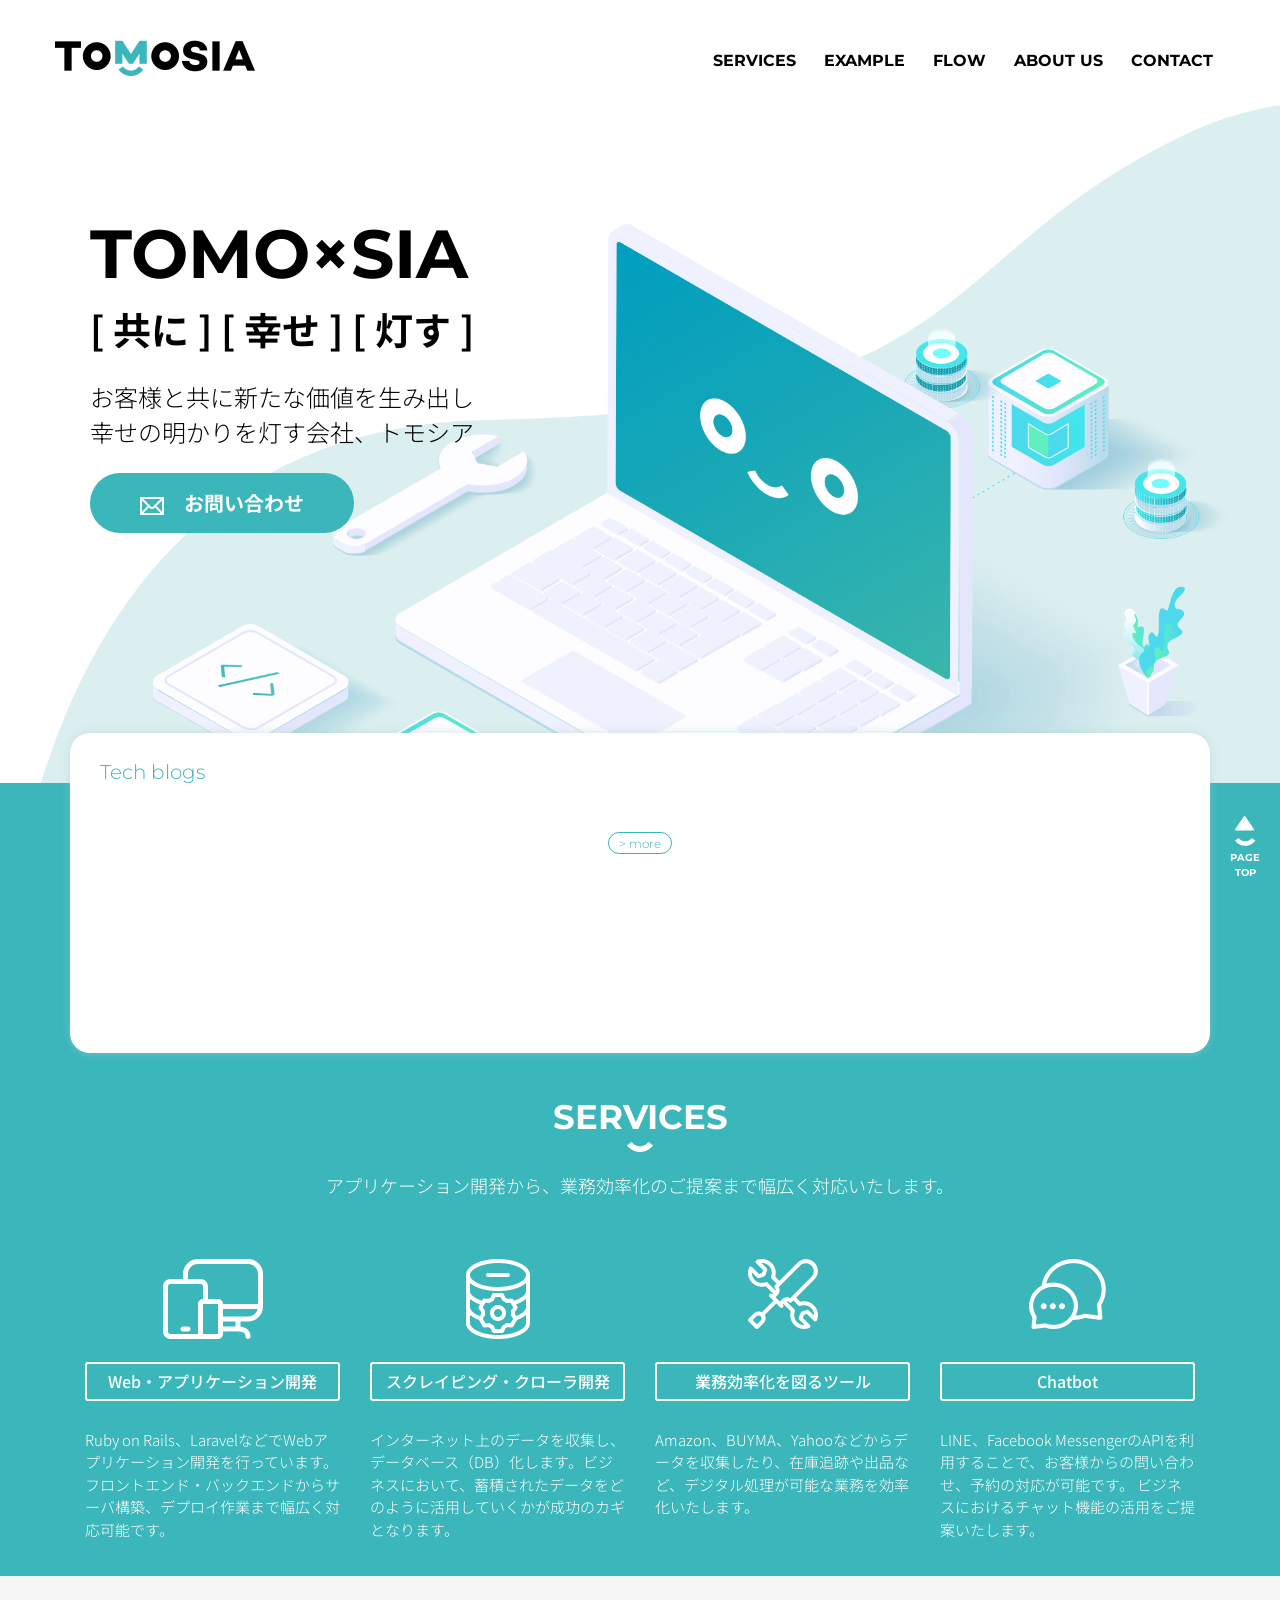
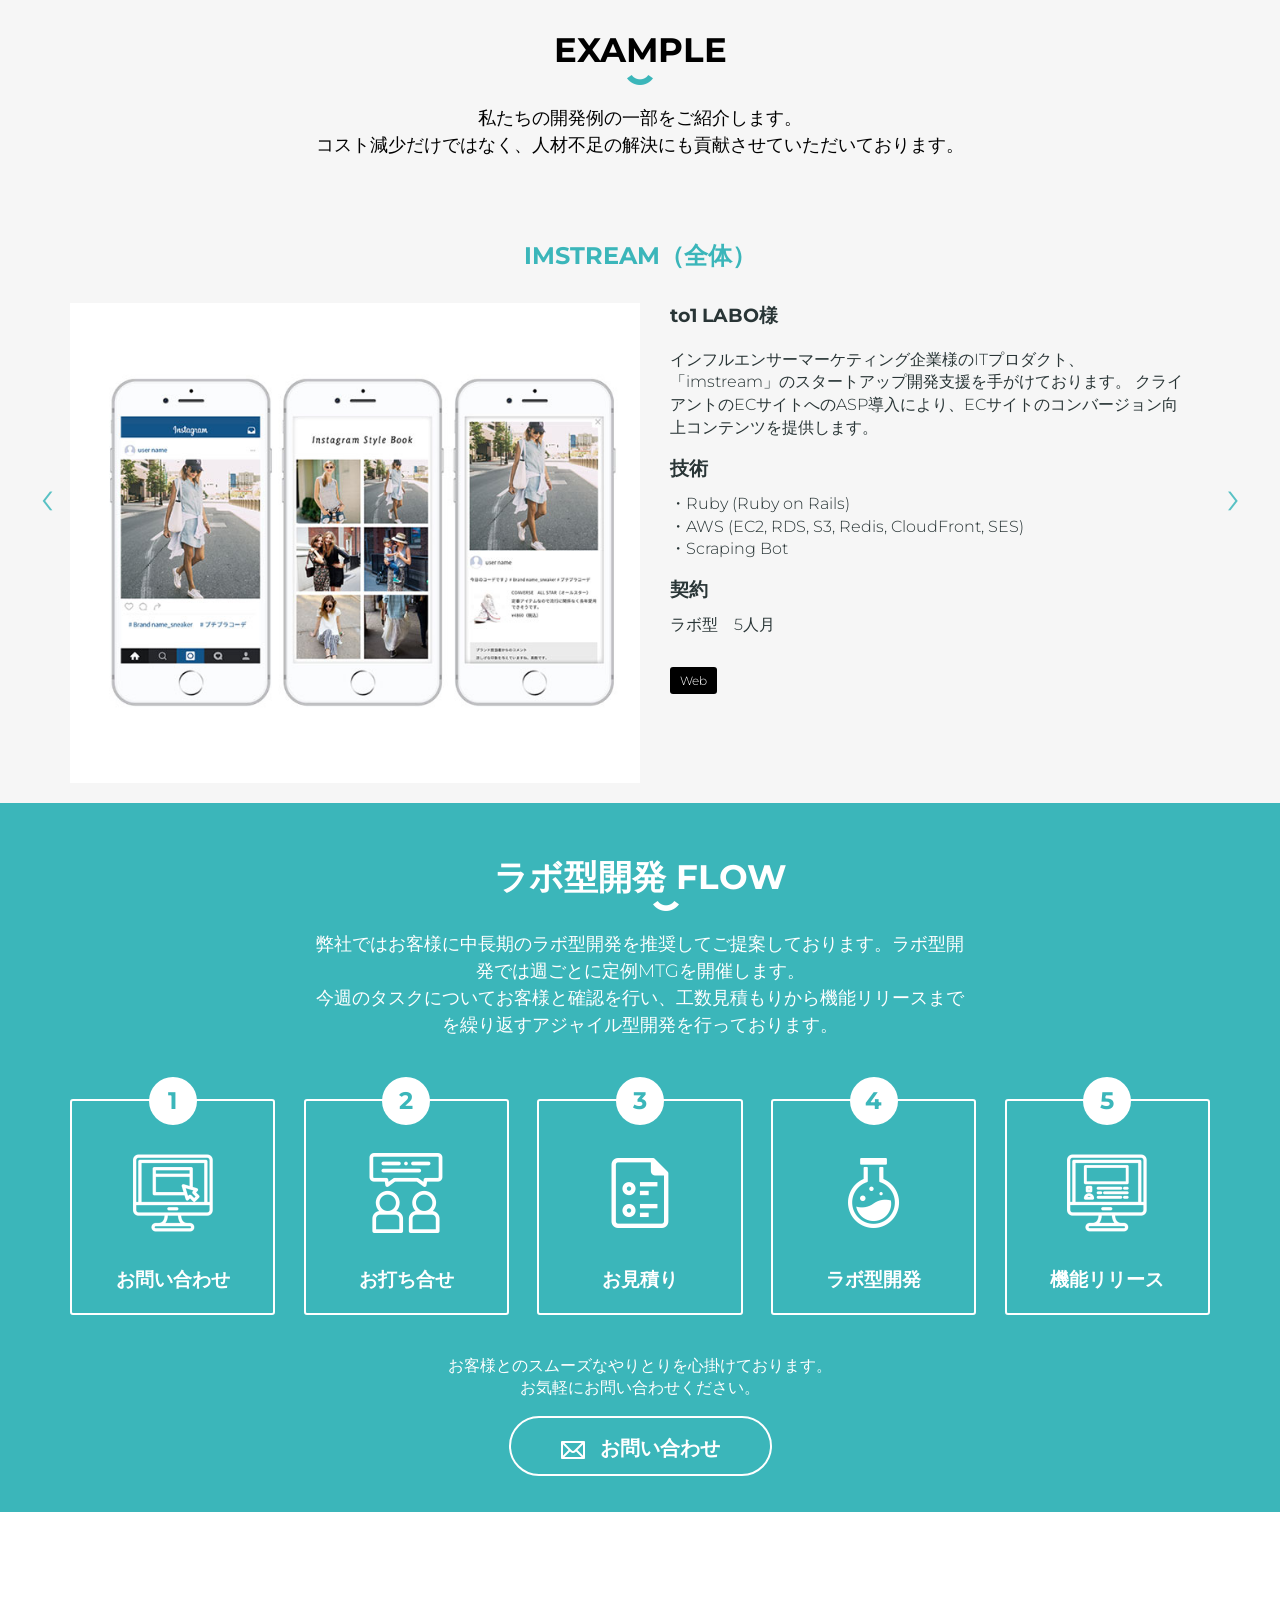
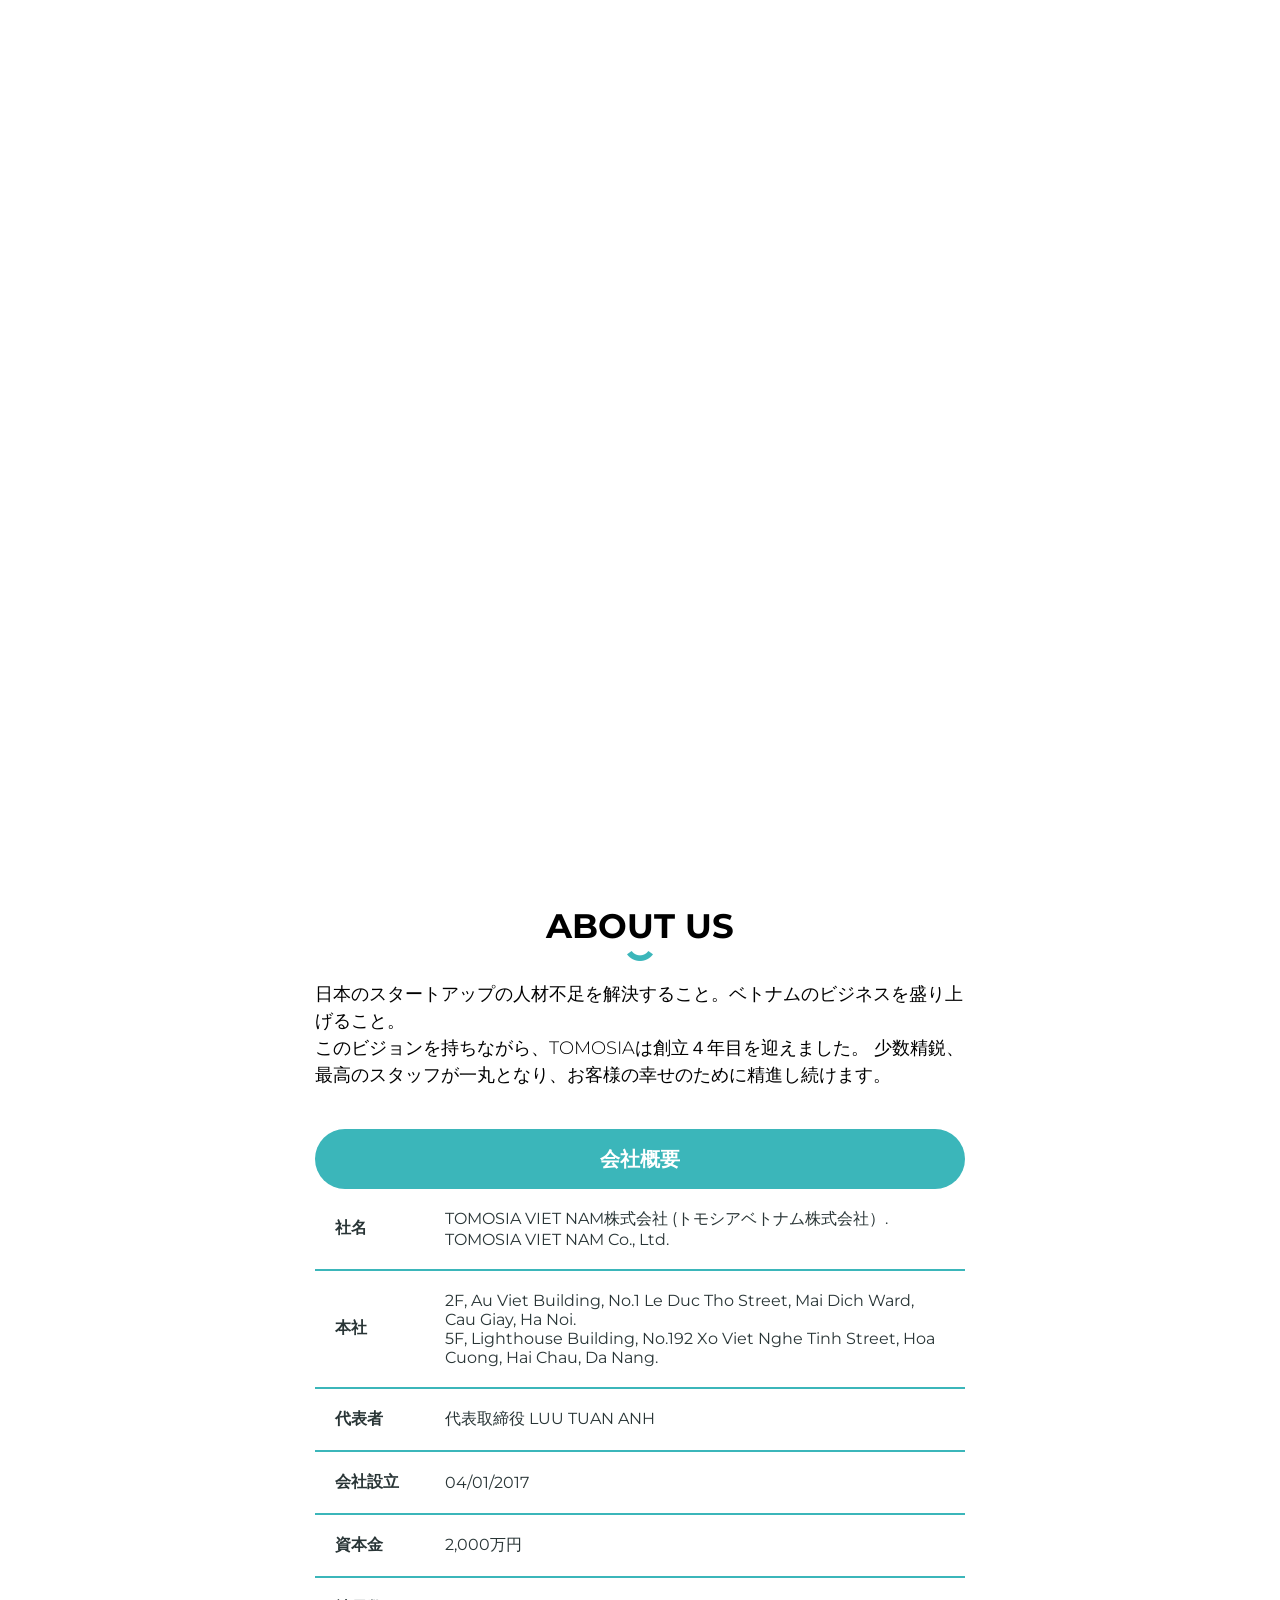
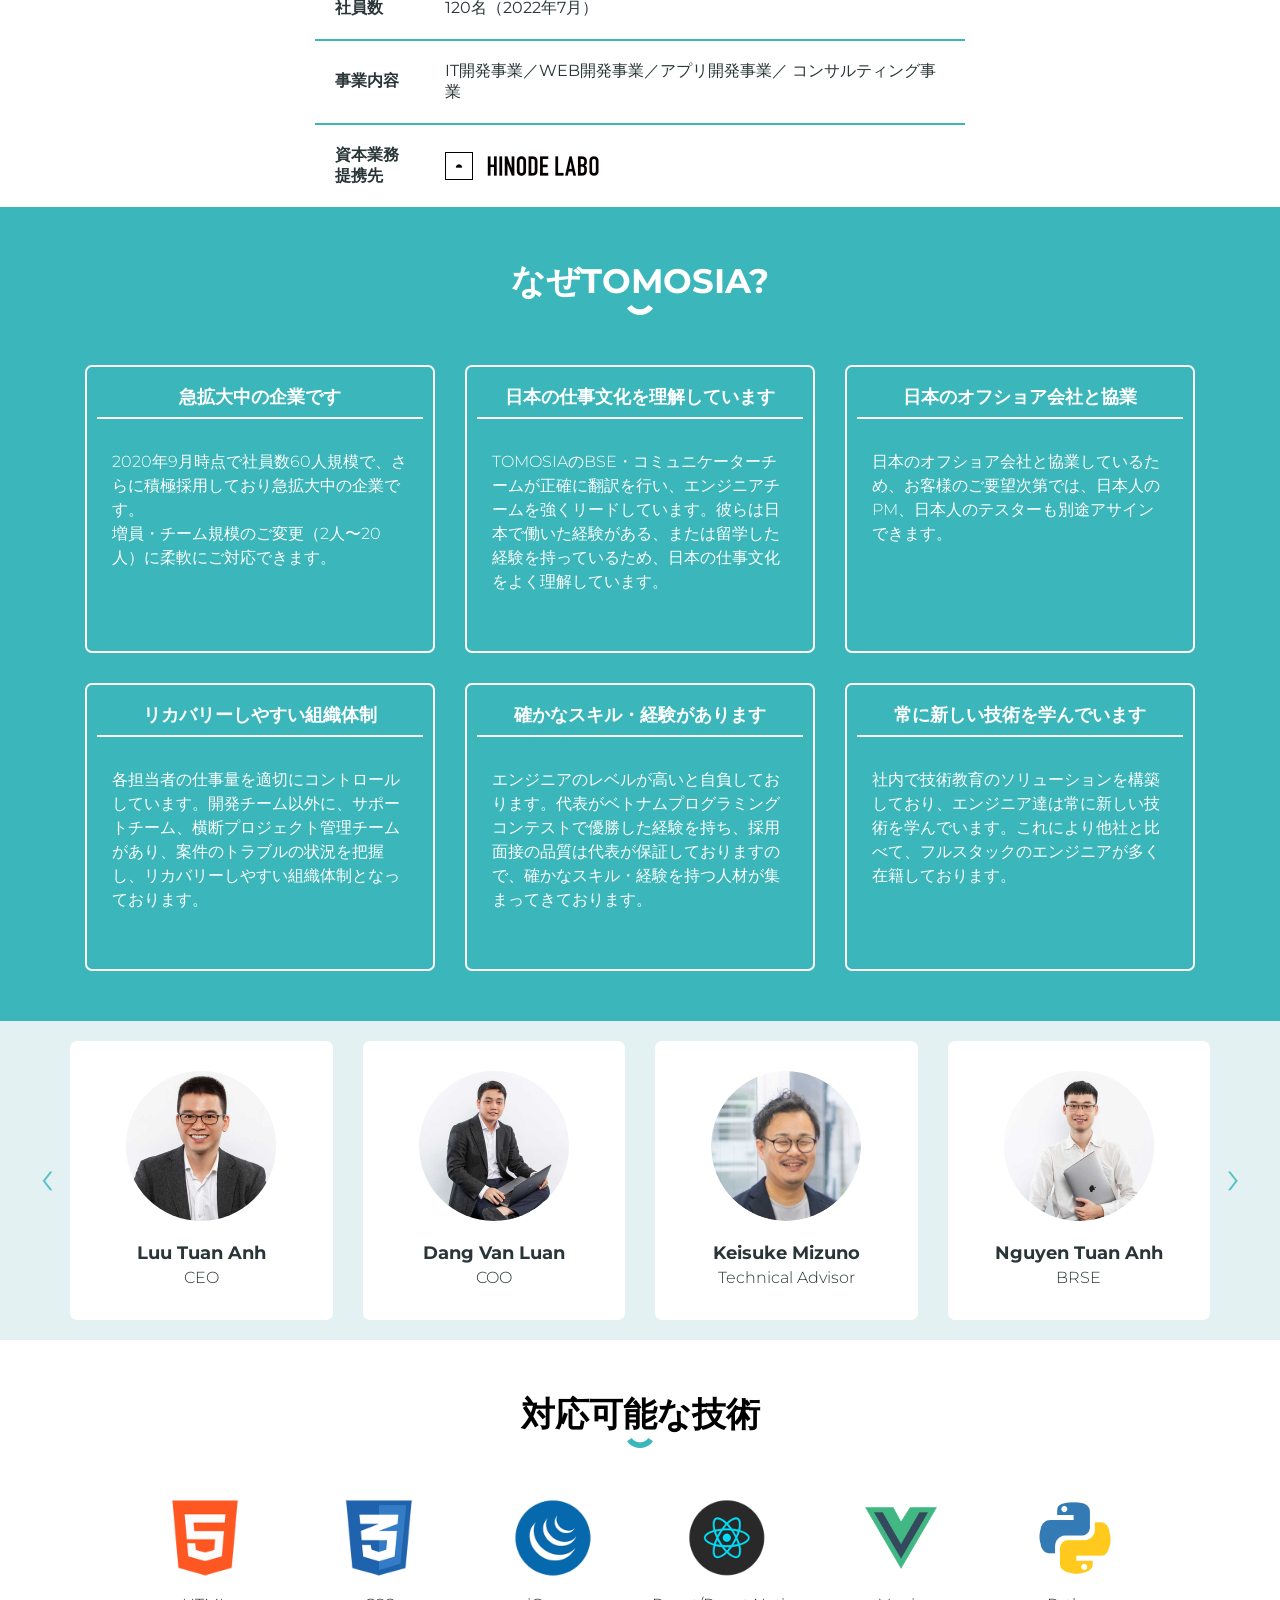
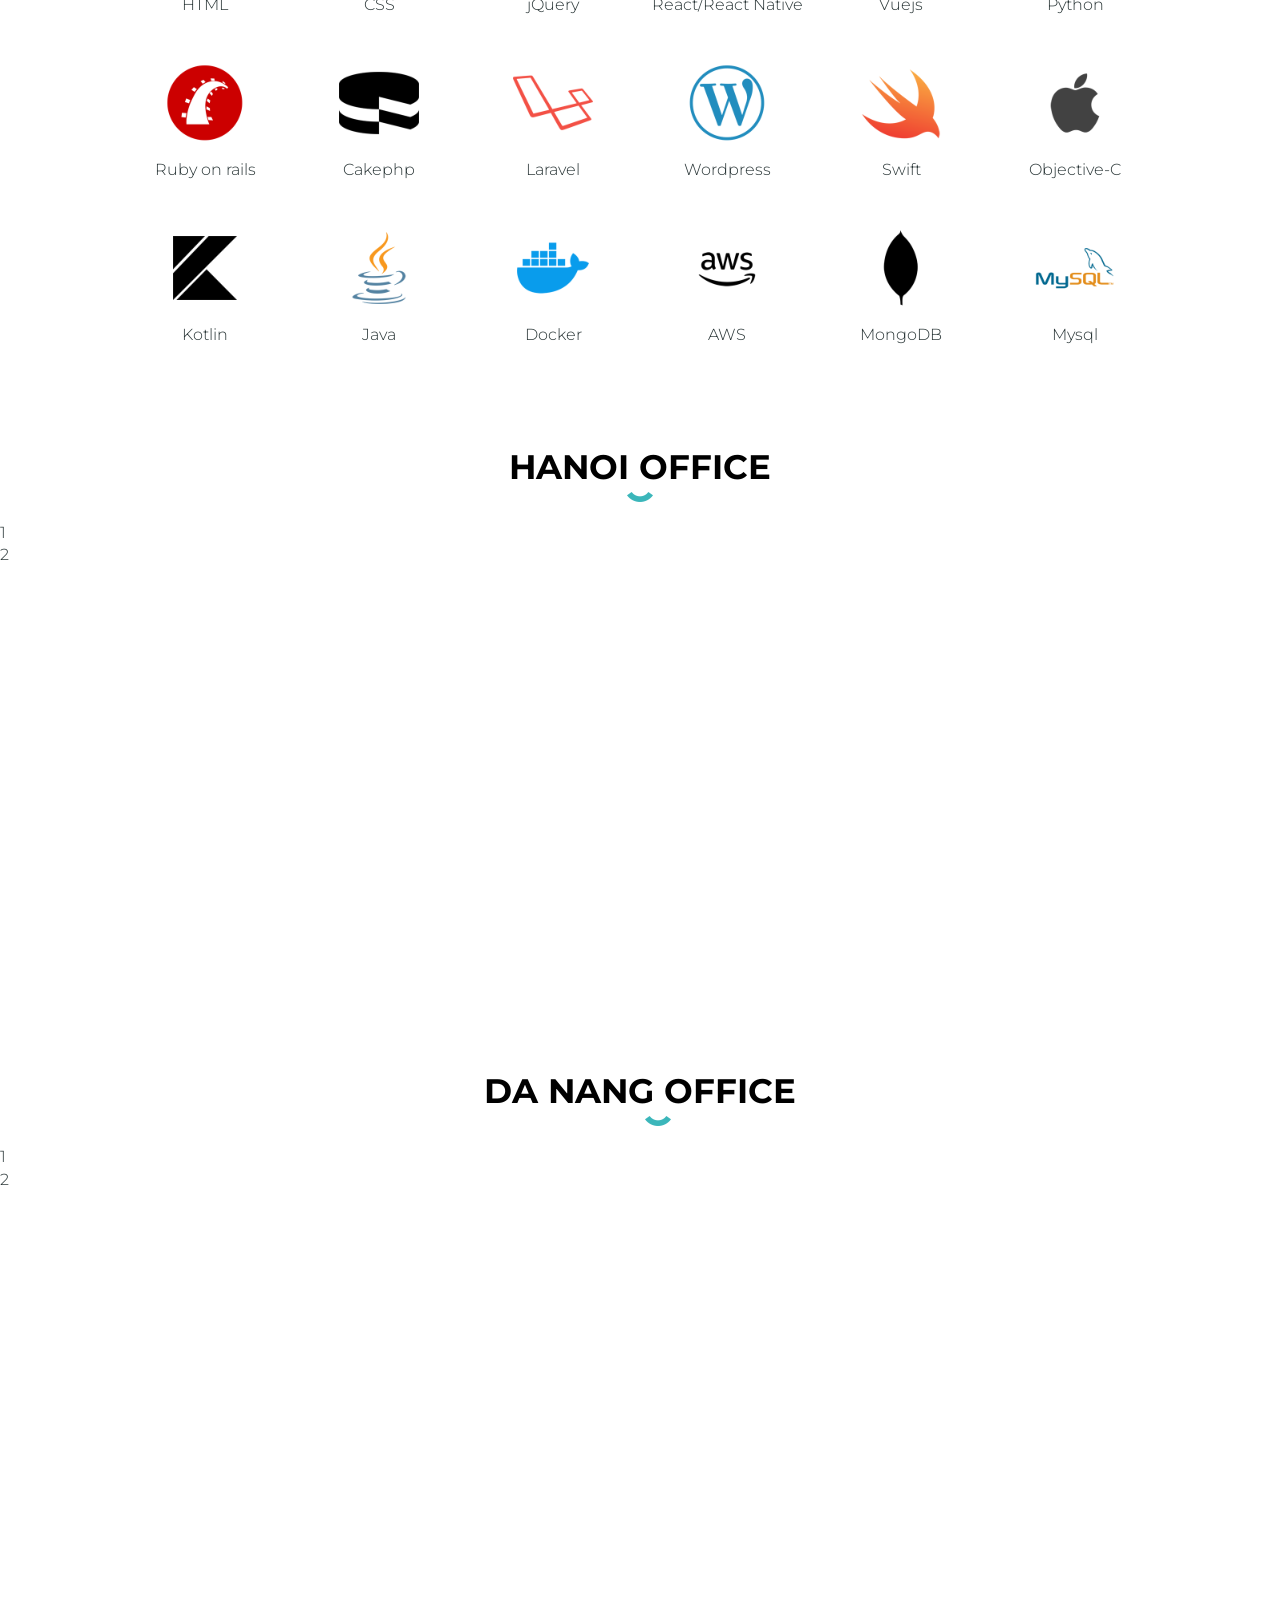
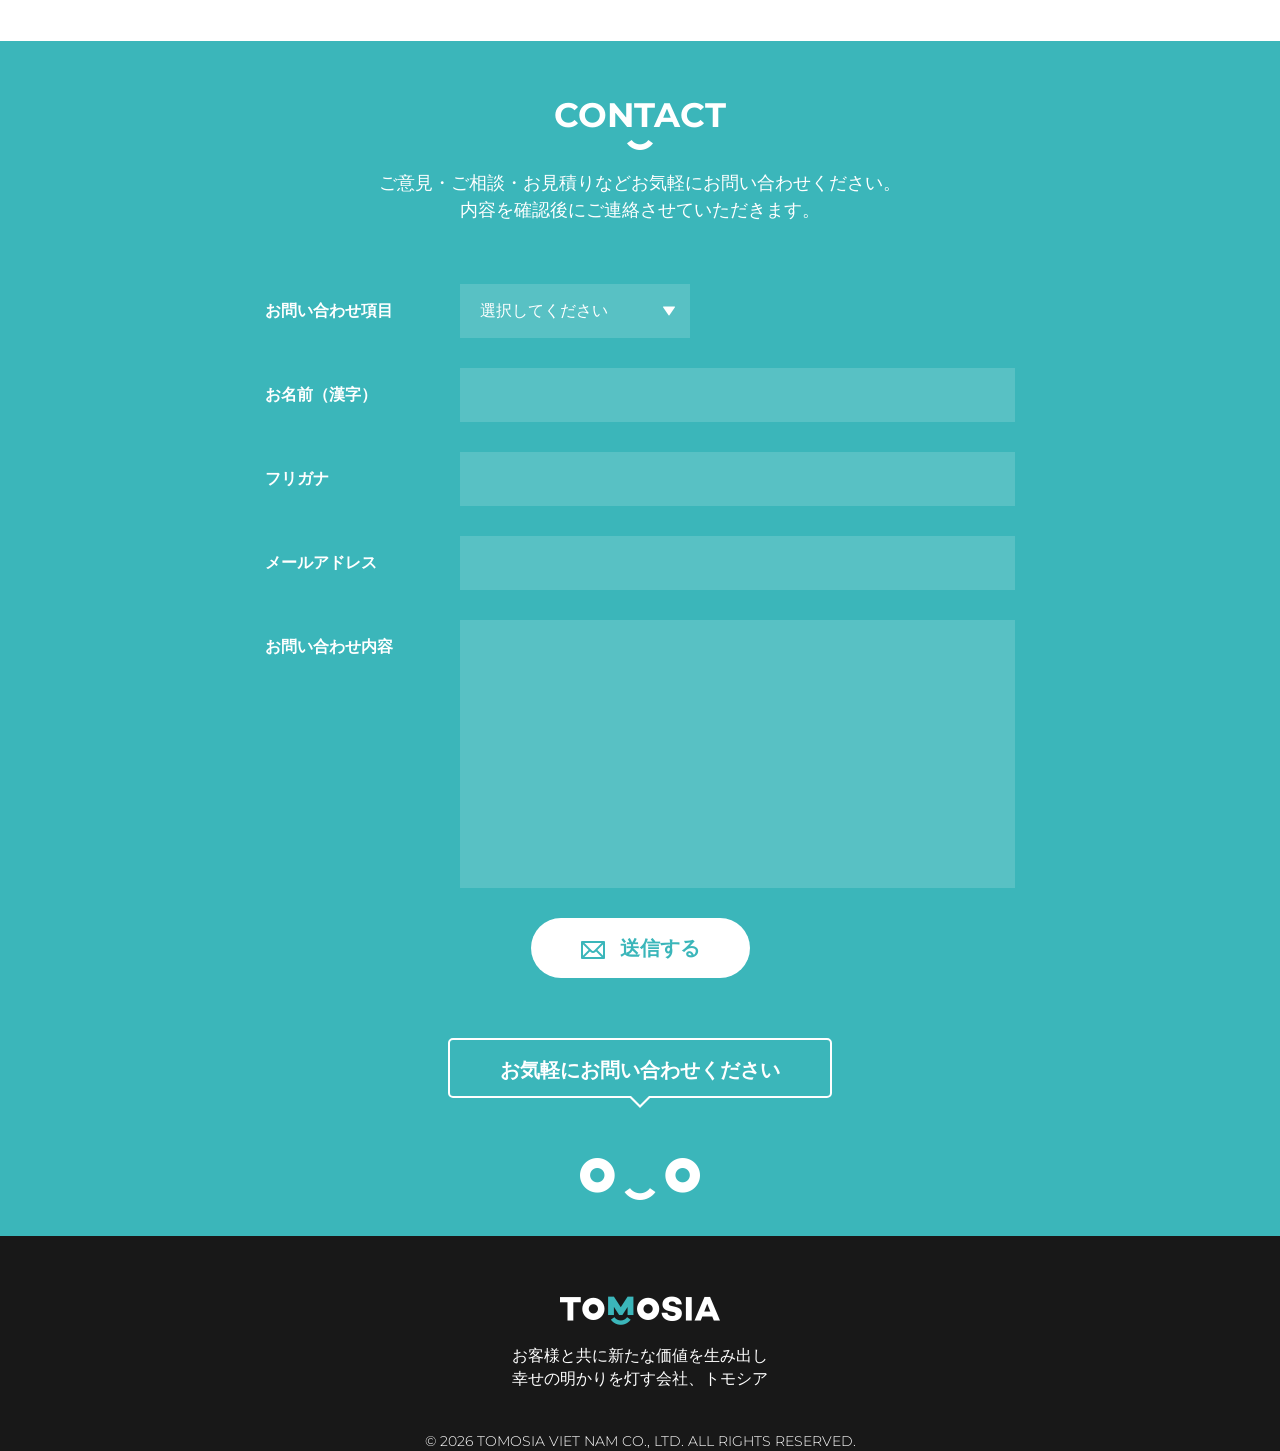
<file: index.html>
<html class="no-js" lang="">

<head>
  <meta charset="utf-8">
  <title>TOMOSIA VIET NAM Co., Ltd.</title>
  <meta name="description" content="">
  <meta name="viewport" content="width=device-width, initial-scale=1, maximum-scale=1.0, user-scalable=no">

  <meta property="og:title" content="">
  <meta property="og:type" content="">
  <meta property="og:url" content="">
  <meta property="og:image" content="">

  <link rel="manifest" href="site.webmanifest">
  <link rel="apple-touch-icon" href="icon.png">
  <!-- Place favicon.ico in the root directory -->

  <link href="https://fonts.googleapis.com/css2?family=Montserrat:wght@200;300;500;700&family=Noto+Sans+JP:wght@300;500;700&display=swap"
        rel="stylesheet">

  <!-- Libraries -->
  <link rel="stylesheet" href="libraries/normalize.css">
  <link rel="stylesheet" href="libraries/bootstrap.min.css">
  <link rel="stylesheet" href="libraries/owl/owl.carousel.min.css">
  <link rel="stylesheet" href="libraries/owl/owl.theme.default.min.css">
  <!-- <link rel="stylesheet" href="libraries/jmodal/jquery.modal.min.css" /> -->

  <link rel="stylesheet" href="css/main.css">
  <link rel="stylesheet" href="css/responsive.css">

  <meta name="theme-color" content="#fafafa">
</head>

<script>
  var submitted = false;
</script>

<body>

<div class="page-container" id="top">
  <!--  Page header  -->
  <header class="page-header outline-none">
    <div class="container">
      <a href="" class="logo">
        <img src="img/logo/company-logo-dark@2x.png" alt="">
      </a>

      <div id="sp-menu-button"></div>

      <ul class="page-menus">
        <li><a href="javascript:void(0)" data-scroll-to="#services">Services</a></li>
        <li><a href="javascript:void(0)" data-scroll-to="#example">Example</a></li>
        <li><a href="javascript:void(0)" data-scroll-to="#flow">Flow</a></li>
        <li><a href="javascript:void(0)" data-scroll-to="#about">About Us</a></li>
        <li><a href="javascript:void(0)" data-scroll-to="#contact">Contact</a></li>
      </ul>
    </div>
  </header>
  <!--  Page top  -->
  <div class="page-top">
    <div class="container">
      <div class="text">
        <p>TOMO×SIA</p>
        <p> [ 共に ] [ 幸せ ] [ 灯す ]</p>
        <p>
          お客様と共に新たな価値を生み出し <br>
          幸せの明かりを灯す会社、トモシア
        </p>
        <a href="#contact" class="button green rounded">
          <span class="icon mail"></span> お問い合わせ
        </a>
      </div>
    </div>
  </div>

  <div class="section no-height">
    <div class="container">
      <div class="section-content">
        <div class="row">
          <div class="col-md-6">
            <div class="news">
              <div class="blogs" id="blogs-1">
                <h2>Tech blogs</h2>
                <ul></ul>
              </div>
            </div>
          </div>
          <div class="col-md-6">
            <div class="blogs" id="blogs-2" >
              <h2>&nbsp;</h2>
              <ul></ul>
            </div>
          </div>
        </div>
        <p class="mt-2 text-center">
          <a href="https://blog.tomosia.com"
             target="_blank"
             class="button x-small green-border rounded">> more</a>
        </p>
      </div>
    </div>
  </div>

  <!-- SECTION SERVICES -->
  <div class="section green services outline-none">
    <div id="services"></div>
    <h2 class="section-title">SERVICES</h2>
    <p class="section-sub-title">アプリケーション開発から、業務効率化のご提案まで幅広く対応いたします。</p>
    <div class="section-content mt-6">
      <div class="container services-list">
        <div class="col-md-3 service-item">
          <div class="image mb-1">
            <img src="img/services/devices@2x.png" alt="">
          </div>
          <h2 class="title">Web・アプリケーション開発</h2>
          <p>
            Ruby on Rails、LaravelなどでWebアプリケーション開発を行っています。フロントエンド・バックエンドからサーバ構築、デプロイ作業まで幅広く対応可能です。
          </p>
        </div>
        <div class="col-md-3 service-item">
          <div class="image mb-1">
            <img src="img/services/server@2x.png" alt="">
          </div>
          <h2 class="title">スクレイピング・クローラ開発</h2>
          <p>
            インターネット上のデータを収集し、データベース（DB）化します。ビジネスにおいて、蓄積されたデータをどのように活用していくかが成功のカギとなります。
          </p>
        </div>
        <div class="col-md-3 service-item">
          <div class="image mb-1">
            <img src="img/services/tools@2x.png" alt="">
          </div>
          <h2 class="title">業務効率化を図るツール</h2>
          <p>
            Amazon、BUYMA、Yahooなどからデータを収集したり、在庫追跡や出品など、デジタル処理が可能な業務を効率化いたします。
          </p>
        </div>
        <div class="col-md-3 service-item">
          <div class="image mb-1">
            <img src="img/services/chat@2x.png" alt="">
          </div>
          <h2 class="title">Chatbot</h2>
          <p>
            LINE、Facebook MessengerのAPIを利用することで、お客様からの問い合わせ、予約の対応が可能です。
            ビジネスにおけるチャット機能の活用をご提案いたします。
          </p>
        </div>
      </div>
    </div>
  </div>

  <!-- SECTION EXAMPLE -->
  <div id="example" class="section light example outline-none" style="background-color: #f6f6f6;">
    <h2 class="section-title">EXAMPLE</h2>
    <p class="section-sub-title">
      私たちの開発例の一部をご紹介します。<br>
      コスト減少だけではなく、人材不足の解決にも貢献させていただいております。
    </p>
    <div class="mb-6"></div>
    <div class="section-content">
      <div class="container">
        <div class="samples-list owl-carousel">
          <div class="item clearfix">
            <h2 class="title">Imstream（全体）</h2>
            <div class="sample-image">
              <img src="./img/samples/imstream.jpg">
            </div>
            <div class="sample-description">
              <h3>to1 LABO様</h3>
              <p>
                インフルエンサーマーケティング企業様のITプロダクト、「imstream」のスタートアップ開発支援を手がけております。
                クライアントのECサイトへのASP導入により、ECサイトのコンバージョン向上コンテンツを提供します。
              </p>

              <h3 class="mb-1">技術</h3>
              <p class="mt-0">
                ・Ruby (Ruby on Rails) <br>
                ・AWS (EC2, RDS, S3, Redis, CloudFront, SES) <br>
                ・Scraping Bot
              </p>

              <h3 class="mb-1">契約</h3>
              <p class="mt-0">ラボ型　5人月</p>

              <div class="links">
                <a target="_blank" href="https://imstream.jp/">Web</a>
              </div>
            </div>
          </div>
          <div class="item clearfix">
            <h2 class="title">Luna Labo</h2>
            <div class="sample-image">
              <img src="./img/samples/luna.jpg">
            </div>
            <div class="sample-description">
              <h3>to1 labo様</h3>
              <p>
                「Lunapp」は全国の美容室・面貸しサロン・シェアサロン・レンタルサロンで、24時間いつでも専予約が可能なアプリです！ <br>
                ・面倒な履歴書提出を一括管理！ <br>
                ・たくさんの美容室に簡単送信
              </p>

              <h3 class="mb-1">技術</h3>
              <p class="mt-0">
                ・Ruby (Ruby on Rails) <br>
                ・AWS (EC2, RDS, S3, Redis) <br>
                ・ビデオチャット
              </p>

              <h3 class="mb-1">契約</h3>
              <p class="mt-0">ラボ型　3人月</p>

              <div class="links">
                <a target="_blank" href="https://imstream.jp/">Web</a>
              </div>
            </div>
          </div>
          <div class="item clearfix">
            <h2 class="title">WEALTHCARE（全体）</h2>
            <div class="sample-image">
              <img src="./img/samples/wealthcare.jpg">
            </div>
            <div class="sample-description">
              <h3>Sasuke Financial Lab株式会社様</h3>
              <p>
                ウェルスケアは、家計の不安や課題を幅広い知識をもとに解決・アドバイスする「ファイナンシャル・プランナー」のノウハウを忠実に再現したアプリです。
              </p>

              <h3 class="mb-1">技術</h3>
              <p class="mt-0">
                ・Ruby on Rails <br>
                ・React Native <br>
                ・Fintech <br>
                ・InsurTech
              </p>

              <h3 class="mb-1">契約</h3>
              <p class="mt-0">ラボ型　6人月</p>

              <div class="links">
                <a target="_blank" href="https://imstream.jp/">Web</a>
                <a target="_blank" href="https://itunes.apple.com/jp/app/%E8%B2%AF%E3%81%BE%E3%82%8B-%E5%AE%B6%E8%A8%88%E6%94%B9%E5%96%84-%E3%82%B3%E3%83%B3%E3%82%B5%E3%83%AB%E3%82%A2%E3%83%97%E3%83%AA-%E3%82%A6%E3%82%A7%E3%83%AB%E3%82%B9%E3%82%B1%E3%82%A2/id1266222932?mt=8">App store</a>
                <a target="_blank" href="https://play.google.com/store/apps/details?id=jp.wealthcare.storeapp&hl=ja">Google play</a>
              </div>
            </div>
          </div>
          <div class="item clearfix">
            <h2 class="title">QLEAR（全体）</h2>
            <div class="sample-image">
              <img src="./img/samples/qlear.png">
            </div>
            <div class="sample-description">
              <h3>Miliad 株式会社様</h3>
              <p>
                独自のQRコードジェネレーター × キャン
                ペーンサイト作成ツールの開発を手がけて
                おります。 企業様がバラエティに富んだキャ
                ンペーン施策を「手軽に」「安く」実施すること
                ができ、独自のQRコードの見た目は、キャン
                ペーン施策そのものを強力に惹きつけます。
              </p>
              
              <h3 class="mb-1">技術</h3>
              <p class="mt-0">
                ・Ruby (Ruby on Rails), Vuejs <br>
                ・QRコード生成アルゴリズム <br>
                ・サーバーレスアーキテクチャ
              </p>

              <h3 class="mb-1">契約</h3>
              <p class="mt-0">ラボ型 4人月</p>

              <div class="links">
                <a target="_blank" href="http://qlear.cloud/">Web</a>
              </div>
            </div>
          </div>
          <div class="item clearfix">
            <h2 class="title">MONET（Webとサーバ）</h2>
            <div class="sample-image">
              <img src="./img/samples/monet.jpg">
            </div>
            <div class="sample-description">
              <h3>MONET Technologies様</h3>
              <p>ソフトバンク株式会社とトヨタ自動車株式会社</p>
              <p>
                MONETでは、トヨタが構築したコネクティッドカーの情報基盤である「モビリティサービスプラットフォーム（MSPF）」と、スマートフォンやセンサデバイスなどからデータを収集・分析するソフトバンクの「IoTプラットフォーム」を連携させる。
              </p>

              <h3 class="mb-1">技術</h3>
              <p class="mt-0">Ruby on Rails</p>

              <h3 class="mb-1">契約</h3>
              <p class="mt-0">ラボ型　4人月</p>

              <div class="links">
                <a target="_blank" href="https://www.monet-technologies.com/">Web</a>
              </div>
            </div>
          </div>
          <div class="item clearfix">
            <h2 class="title">Gulliver フリマ（全体）</h2>
            <div class="sample-image">
              <img src="./img/samples/gulliver.png">
            </div>
            <div class="sample-description">
              <h3>IDOM inc様</h3>
              <p>
                今まで個人売買では多くの方が不安に感じた名義変更やお金のやりとり、車両運送などをガリバーが代行します。 <br>
                また、出品者、購入者ともに匿名で簡単にお車のお取引が出来ます。
              </p>

              <h3 class="mb-1">技術</h3>
              <p class="mt-0">
                ・PHP (Laravel Framework), Python (Image detect), iOS (Objective C), Android (Java) <br>
                ・AWS (EC2, RDS, S3, Redis, CloudFront, SES) <br>
                ・CI/CD : Jenkins CI
              </p>

              <h3 class="mb-1">契約</h3>
              <p class="mt-0">ラボ型　10人月</p>

              <div class="links">
                <a target="_blank" href="https://gulliver-auto.com/">Web</a>
                <a target="_blank" href="https://apps.apple.com/app/id1449949753?mt=8">App store</a>
              </div>
            </div>
          </div>
          <div class="item clearfix">
            <h2 class="title">Coincome <br>（WebとMedia）</h2>
            <div class="sample-image">
              <img src="./img/samples/coincome.png">
            </div>
            <div class="sample-description">
              <h3>Makers Farm Pte. Ltd. 様</h3>
              <p>
                COINCOMEを経由してネットショッピングやカード発行など掲載されているサービスを利用すると永久不滅な暗号資産（仮想通貨）「CIM」がもらえる、新しいキャッシュバックサイト（ポイントサイト）お買いものやサービスを利用する度にCIMがもらえて、貯まる！（投資リスクなく暗号資産（仮想通貨）への投資ができて利用ショップのポイントももらえて、Wでお得）
              </p>

              <h3 class="mb-1">技術</h3>
              <p class="mt-0">
                ・PHP (CakePHP Framework), NodeJS <br>
                ・AWS (EC2, RDS, S3, Redis, CloudFront, SES, Cloudwatch, Lambda) <br>
                ・Blockchain
              </p>

              <h3 class="mb-1">契約</h3>
              <p class="mt-0">ラボ型　4人月</p>

              <div class="links">
                <a target="_blank" href="https://cimcome.jp/">Web</a>
              </div>
            </div>
          </div>
          <div class="item clearfix">
            <h2 class="title">Wakumo（全体）</h2>
            <div class="sample-image">
              <img src="./img/samples/wakumo.jpg">
            </div>
            <div class="sample-description">
              <h3>株式会社ネオキャリア　様</h3>
              <p>
                wakumoは「いま働ける仕事」が「見つかる」1日単位の仕事マッチングアプリです！ <br>
                ・好きな時に好きなだけ！ <br>
                ・面倒な面接や履歴書は不要！ <br>
                ・すぐにお金がもらえる
              </p>

              <h3 class="mb-1">技術</h3>
              <p class="mt-0">
                ・PHP (Laravel Framework), iOS (Swift), Android (Kotlin) <br>
                ・Frontend (VueJS Framework) <br>
                ・AWS (EC2, RDS, S3, Redis, CloudFront, SES) <br>
                ・CI/CD : Jenkins CI
              </p>

              <h3 class="mb-1">契約</h3>
              <p class="mt-0">ラボ型　30人月</p>

              <div class="links">
                <a target="_blank" href="https://wakumo.jp/">Web</a>
                <a target="_blank" href="https://apps.apple.com/jp/app/wakumo/id1477010846?mt=8">App store</a>
                <a target="_blank" href="https://play.google.com/store/apps/details?id=jp.wakumo.pro">Google play</a>
              </div>
            </div>
          </div>
        </div>
      </div>
    </div>
  </div>

  <!-- SECTION FLOW -->
  <div id="flow" class="section green flow outline-none">
    <h2 class="section-title title-flow">ラボ型開発 <span>FLOW</span></h2>
    <p class="section-sub-title">
      弊社ではお客様に中長期のラボ型開発を推奨してご提案しております。ラボ型開発では週ごとに定例MTGを開催します。<br>
      今週のタスクについてお客様と確認を行い、工数見積もりから機能リリースまでを繰り返すアジャイル型開発を行っております。<br>
    </p>
    <div class="section-content">
      <div class="container">
        <div class="cards-list cards-flow clearfix mt-6">
          <div class="card white-border card-number">
            <div class="number">1</div>
            <div class="image">
              <img src="img/flows/inquiry@2x.png" alt="">
            </div>
            <h3 class="text">お問い合わせ</h3>
          </div>
          <div class="card white-border card-number">
            <div class="number">2</div>
            <div class="image">
              <img src="img/flows/meeting@2x.png" alt="">
            </div>
            <h3 class="text">お打ち合せ</h3>
          </div>
          <div class="card white-border card-number">
            <div class="number">3</div>
            <div class="image">
              <img src="img/flows/document@2x.png" alt="">
            </div>
            <h3 class="text">お見積り</h3>
          </div>
          <div class="card white-border card-number">
            <div class="number">4</div>
            <div class="image">
              <img src="img/flows/laboratory@2x.png" alt="">
            </div>
            <h3 class="text">ラボ型開発</h3>
          </div>
          <div class="card white-border card-number">
            <div class="number">5</div>
            <div class="image">
              <img src="img/flows/monitor@2x.png" alt="">
            </div>
            <h3 class="text">機能リリース</h3>
          </div>
        </div>
        <div class="card-show-sp">
          <div class="card white-border card-number">
            <div class="number">5</div>
            <div class="image">
              <img src="img/flows/monitor@2x.png" alt="">
            </div>
            <h3 class="text">機能リリース</h3>
          </div>
        </div>
        <p class="text-center mt-4">
          お客様とのスムーズなやりとりを心掛けております。<br>
          お気軽にお問い合わせください。
        </p>
        <p class="text-center">
          <a href="#contact" class="button white-border rounded">
            <span class="icon mail"></span>お問い合わせ
          </a>
        </p>
      </div>
    </div>
  </div>

  <!-- SECTION ABOUT -->
  <div class="section light about clearfix outline-none">
    <div class="image"></div>

    <div id="about"></div> 

    <div class="content pt-6 ">
      <div class="container">
        <div class="col-md-12">
          <h2 class="section-title">ABOUT US</h2>
          <p class="section-sub-title">
            日本のスタートアップの人材不足を解決すること。ベトナムのビジネスを盛り上げること。<br>
            このビジョンを持ちながら、TOMOSIAは創立４年目を迎えました。
            少数精鋭、最高のスタッフが一丸となり、お客様の幸せのために精進し続けます。
          </p>
        </div>
        <div class="col-md-12">
          <a href="" class="mt-4 button green rounded block">会社概要</a>
          <table class="table table-info">
            <tr>
              <td>社名</td>
              <td>
                TOMOSIA VIET NAM株式会社 (トモシアベトナム株式会社）.<br>
                TOMOSIA VIET NAM Co., Ltd.
              </td>
            </tr>
            <tr>
              <td>本社</td>
              <td>
                2F, Au Viet Building, No.1 Le Duc Tho Street, Mai Dich Ward, Cau Giay, Ha Noi.<br>
                5F, Lighthouse Building, No.192 Xo Viet Nghe Tinh Street, Hoa Cuong, Hai Chau, Da Nang.
              </td>
            </tr>
            <tr>
              <td>代表者</td>
              <td>
                代表取締役 LUU TUAN ANH
              </td>
            </tr>
            <tr>
              <td>会社設立</td>
              <td>04/01/2017</td>
            </tr>
            <tr>
              <td>資本金</td>
              <td>2,000万円</td>
            </tr>
            <tr>
              <td>社員数</td>
              <td>120名（2022年7月）</td>
            </tr>
            <tr>
              <td>事業内容</td>
              <td>
                IT開発事業／WEB開発事業／アプリ開発事業／
                コンサルティング事業
              </td>
            </tr>
            <tr>
              <td>資本業務提携先</td>
              <td>
                <img src="img/logo/hinode-logo@2x.png" width="155" height="28" alt="hinode">
              </td>
            </tr>
          </table>
        </div>
      </div>
    </div>
  </div>

  <div class="section green outline-none">
    <h2 class="section-title">なぜTOMOSIA?</h2>
    <div class="section-content mt-6">
      <div class="container services-list">
        <div class="col-md-4">
          <div class=" service-item white-box">
            <h2>急拡大中の企業です</h2>  
            <p>
              2020年9月時点で社員数60人規模で、さらに積極採用しており急拡大中の企業です。 <br>
              増員・チーム規模のご変更（2人〜20人）に柔軟にご対応できます。
            </p>
          </div>
        </div>
        <div class="col-md-4">
          <div class=" service-item white-box">
            <h2>日本の仕事文化を理解しています</h2>  
            <p>
              TOMOSIAのBSE・コミュニケーターチームが正確に翻訳を行い、エンジニアチームを強くリードしています。彼らは日本で働いた経験がある、または留学した経験を持っているため、日本の仕事文化をよく理解しています。
            </p>
          </div>
        </div>
        <div class="col-md-4">
          <div class=" service-item white-box">
            <h2>日本のオフショア会社と協業</h2>
            <p>
              日本のオフショア会社と協業しているため、お客様のご要望次第では、日本人のPM、日本人のテスターも別途アサインできます。
            </p>
          </div>
        </div>
        <div class="col-md-4">
          <div class=" service-item white-box">
            <h2>リカバリーしやすい組織体制</h2>  
            <p>
              各担当者の仕事量を適切にコントロールしています。開発チーム以外に、サポートチーム、横断プロジェクト管理チームがあり、案件のトラブルの状況を把握し、リカバリーしやすい組織体制となっております。
            </p>
          </div>
        </div>
        <div class="col-md-4">
          <div class=" service-item white-box">
            <h2>確かなスキル・経験があります</h2>  
            <p>
              エンジニアのレベルが高いと自負しております。代表がベトナムプログラミングコンテストで優勝した経験を持ち、採用面接の品質は代表が保証しておりますので、確かなスキル・経験を持つ人材が集まってきております。
            </p>
          </div>
        </div>
        <div class="col-md-4">
          <div class=" service-item white-box">
            <h2>常に新しい技術を学んでいます</h2>  
            <p>
              社内で技術教育のソリューションを構築しており、エンジニア達は常に新しい技術を学んでいます。これにより他社と比べて、フルスタックのエンジニアが多く在籍しております。
            </p>
          </div>
        </div>
      </div>
    </div>
  </div>

  <!-- SECTION MEMBERS -->
  <div id="members" class="section members">
    <div class="container">
      <div class="members-list owl-carousel">
        <div class="item">
          <a href="#member-1" rel="modal:open" class="image">
            <img src="img/members/member-1.jpg">
          </a>
          <div class="name">Luu Tuan Anh</div>
          <div class="position">CEO</div>
        </div>
        <div class="item">
          <a href="#member-2" rel="modal:open" class="image">
            <img src="img/members/member-2.jpg">
          </a>
          <div class="name">Dang Van Luan</div>
          <div class="position">COO</div>
        </div>
        <div class="item">
          <a href="#member-3" rel="modal:open" class="image">
            <img src="img/members/member-3.jpg">
          </a>
          <div class="name">Keisuke Mizuno</div>
          <div class="position">Technical Advisor</div>
        </div>
        <div class="item">
          <a href="#member-4" rel="modal:open" class="image">
            <img src="img/members/member-4.jpg">
          </a>
          <div class="name">Nguyen Tuan Anh</div>
          <div class="position">BRSE</div>
        </div>
        <div class="item">
          <a href="#member-5" rel="modal:open" class="image">
            <img src="img/members/member-5.jpg">
          </a>
          <div class="name">Le Thi Thu Ha</div>
          <div class="position">Comtor</div>
        </div>
      </div>
    </div>
  </div>

  <div class="section light outline-none">
    <h2 class="section-title">対応可能な技術</h2>
    <div class="mb-6"></div>
    <div class="section-content">
      <div class="container">
        <ul class="tech-list">
          <li class="item">
            <img src="./img/tech/html.png" alt="">
            <p>HTML</p>
          </li>
          <li class="item">
            <img src="./img/tech/css.png" alt="">
            <p>CSS</p>
          </li>
          <li class="item">
            <img src="./img/tech/jquery.png" alt="">
            <p>jQuery</p>
          </li>
          <li class="item">
            <img src="./img/tech/react.png" alt="">
            <p>React/React Native</p>
          </li>
          <li class="item">
            <img src="./img/tech/vue.png" alt="">
            <p>Vuejs</p>
          </li>
          <li class="item">
            <img src="./img/tech/python.png" alt="">
            <p>Python</p>
          </li>
          <li class="item">
            <img src="./img/tech/ruby.png" alt="">
            <p>Ruby on rails</p>
          </li>
          <li class="item">
            <img src="./img/tech/cakephp.png" alt="">
            <p>Cakephp</p>
          </li>
          <li class="item">
            <img src="./img/tech/laravel.png" alt="">
            <p>Laravel</p>
          </li>
          <li class="item">
            <img src="./img/tech/wordpress.png" alt="">
            <p>Wordpress</p>
          </li>
          <li class="item">
            <img src="./img/tech/swift.png" alt="">
            <p>Swift</p>
          </li>
          <li class="item">
            <img src="./img/tech/objective-c.png" alt="">
            <p>Objective-C</p>
          </li>
          <li class="item">
            <img src="./img/tech/kotlin.png" alt="">
            <p>Kotlin</p>
          </li>
          <li class="item">
            <img src="./img/tech/java.png" alt="">
            <p>Java</p>
          </li>
          <li class="item">
            <img src="./img/tech/docker.png" alt="">
            <p>Docker</p>
          </li>
          <li class="item">
            <img src="./img/tech/aws.png" alt="">
            <p>AWS</p>
          </li>
          <li class="item">
            <img src="./img/tech/mongodb.png" alt="">
            <p>MongoDB</p>
          </li>
          <li class="item">
            <img src="./img/tech/mysql.png" alt="">
            <p>Mysql</p>
          </li>
        </ul>
      </div>
    </div>
  </div>

  <!-- SECTION MAP -->
  <div class="section light outline-none p-0">
    <h2 class="section-title">HANOI OFFICE</h2>
    <div class="map">
      <div class="row">
        <div class="col-md-12">1</div>
        <div class="col-md-12">2</div>
      </div>
      <iframe src="https://www.google.com/maps/embed?pb=!1m18!1m12!1m3!1d3723.8803945613727!2d105.76967371462958!3d21.037471192857346!2m3!1f0!2f0!3f0!3m2!1i1024!2i768!4f13.1!3m3!1m2!1s0x313454b7e7c379cd%3A0x6130fa573351b263!2zw4J1IFZp4buHdCBCdWlsZGluZw!5e0!3m2!1svi!2s!4v1619691356392!5m2!1svi!2s"
              width="100%"
              height="450"
              frameborder="0"
              style="border:0;"
              allowfullscreen=""
              aria-hidden="false"
              tabindex="0"></iframe>
    </div>
  </div>

  <div class="section light outline-none pb-0">
    <h2 class="section-title title-map">DA NANG OFFICE</h2>
    <div class="map">
      <div class="row">
        <div class="col-md-12">1</div>
        <div class="col-md-12">2</div>
      </div>
      <iframe src="https://www.google.com/maps/embed?pb=!1m18!1m12!1m3!1d3834.6399673890896!2d108.21312651456499!3d16.032246844687105!2m3!1f0!2f0!3f0!3m2!1i1024!2i768!4f13.1!3m3!1m2!1s0x314219ed1553feb7%3A0xc22bbb28674df063!2sLighthouse%20Building!5e0!3m2!1svi!2s!4v1619691424545!5m2!1svi!2s"
              width="100%"
              height="450"
              frameborder="0"
              style="border:0;"
              allowfullscreen=""
              aria-hidden="false"
              tabindex="0"></iframe>
    </div>
  </div>

  <!-- SECTION CONTACT -->
  <div id="contact" class="section green contact outline-none">
    <h2 class="section-title">CONTACT</h2>
    <p class="section-sub-title">
      ご意見・ご相談・お見積りなどお気軽にお問い合わせください。<br>
      内容を確認後にご連絡させていただきます。
    </p>
    <div class="section-content mt-6">
      <div class="container">
        <form id="contact-form"
              class="contact-form"
        >
          <div class="form-group row">
            <div class="label col-md-3">
              <label for="">お問い合わせ項目</label>
            </div>
            <div class="input select-box col-md-4">
              <span class="arrow"></span>
              <select name="entry.1884483019">
                <option value="">選択してください</option>
                <option value="ご意見">ご意見</option>
                <option value="ご相談">ご相談</option>
                <option value="お見積り">お見積り</option>
              </select>
            </div>
          </div>
          <div class="form-group row">
            <div class="label col-md-3"><label for="">お名前（漢字）</label></div>
            <div class="input col-md-9">
              <input type="text" name="entry.1785710538" autocomplete="off">
            </div>
          </div>
          <div class="form-group row">
            <div class="label col-md-3"><label for="">フリガナ</label></div>
            <div class="input col-md-9">
              <input type="text" name="entry.1265817817" autocomplete="off">
            </div>
          </div>
          <div class="form-group row">
            <div class="label col-md-3"><label for="">メールアドレス</label></div>
            <div class="input col-md-9">
              <input type="email" name="entry.896262367" autocomplete="off">
            </div>
          </div>
          <!--<div class="form-group row">
            <div class="label col-md-3"><label for="">メールアドレス確認</label></div>
            <div class="input col-md-9">
              <input type="email" name="email_confirmation">
            </div>
          </div>-->
          <div class="form-group row">
            <div class="label col-md-3"><label for="">お問い合わせ内容</label></div>
            <div class="input col-md-9">
              <textarea name="entry.422070178" id="" cols="30" rows="10" autocomplete="off"></textarea>
            </div>
          </div>
          <p class="text-center">
            <button type="submit" class="button submit white rounded">
              <span class="icon mail"></span>送信する
            </button>
          </p>
        </form>
        <div class="text-center mb-6">
          <span class="button notice-contact white-border triangle-border">
            お気軽にお問い合わせください
          </span>
        </div>
        <p class="text-center">
          <img src="img/icons/smile-large@2x.png" width="120" height="42">
        </p>
      </div>
    </div>
  </div>

  <!--  PAGE FOOTER  -->
  <header class="page-footer text-center pt-6 ">
    <a href="" class="logo">
      <img src="img/logo/company-logo-light@2x.png" alt="">
    </a>
    <div class="mt-2 mb-4">
      お客様と共に新たな価値を生み出し <br>
      幸せの明かりを灯す会社、トモシア
    </div>
    <div class="text-small" id="copyright"></div>
  </header>

  <!-- MEMBER MODALS -->
  <!-- {% include modal.html %} -->
  <!-- Replace by _includes/modal.html -->

  <a id="page-top-button" href="javascript:void(0)">
    <img src="img/icons/arrow-top@2x.png" width="21" height="30" alt=""> <br>
    PAGE <br>
    TOP
  </a>

  <iframe id="hidden_iframe" name="hidden_iframe" onload="if(submitted){}" style="display: none;"></iframe>

  <div id="overlay"></div>

</div>

<script src="js/vendor/modernizr-3.11.2.min.js"></script>
<script src="libraries/jquery.min.js"></script>
<script src="libraries/owl/owl.carousel.min.js"></script>
<!-- <script src="libraries/jmodal/jquery.modal.min.js"></script> -->
<script src="libraries/jquery.validate.min.js"></script>
<script src="js/plugins.js"></script>
<script src="js/main.js"></script>
<script>
  // Wait for window load
  $(window).on('load', function() {
    $('#overlay').fadeOut()
  })
</script>
</body>

</html>
</file>
<file: css/main.css>
/*! HTML5 Boilerplate v8.0.0 | MIT License | https://html5boilerplate.com/ */

/* main.css 2.1.0 | MIT License | https://github.com/h5bp/main.css#readme */
/*
 * What follows is the result of much research on cross-browser styling.
 * Credit left inline and big thanks to Nicolas Gallagher, Jonathan Neal,
 * Kroc Camen, and the H5BP dev community and team.
 */

/* ==========================================================================
   Base styles: opinionated defaults
   ========================================================================== */

html {
  color: #222;
  font-size: 1em;
  line-height: 1.4;
}

/*
 * Remove text-shadow in selection highlight:
 * https://twitter.com/miketaylr/status/12228805301
 *
 * Vendor-prefixed and regular ::selection selectors cannot be combined:
 * https://stackoverflow.com/a/16982510/7133471
 *
 * Customize the background color to match your design.
 */

::-moz-selection {
  background: #b3d4fc;
  text-shadow: none;
}

::selection {
  background: #b3d4fc;
  text-shadow: none;
}

/*
 * A better looking default horizontal rule
 */

hr {
  display: block;
  height: 1px;
  border: 0;
  border-top: 1px solid #ccc;
  margin: 1em 0;
  padding: 0;
}

/*
 * Remove the gap between audio, canvas, iframes,
 * images, videos and the bottom of their containers:
 * https://github.com/h5bp/html5-boilerplate/issues/440
 */

audio,
canvas,
iframe,
img,
svg,
video {
  vertical-align: middle;
}

/*
 * Remove default fieldset styles.
 */

fieldset {
  border: 0;
  margin: 0;
  padding: 0;
}

/*
 * Allow only vertical resizing of textareas.
 */

textarea {
  resize: vertical;
}

/* ==========================================================================
   Author's custom styles
   ========================================================================== */

/* ==========================================================================
   Helper classes
   ========================================================================== */

/*
 * Hide visually and from screen readers
 */

.hidden,
[hidden] {
  display: none !important;
}

/*
 * Hide only visually, but have it available for screen readers:
 * https://snook.ca/archives/html_and_css/hiding-content-for-accessibility
 *
 * 1. For long content, line feeds are not interpreted as spaces and small width
 *    causes content to wrap 1 word per line:
 *    https://medium.com/@jessebeach/beware-smushed-off-screen-accessible-text-5952a4c2cbfe
 */

.sr-only {
  border: 0;
  clip: rect(0, 0, 0, 0);
  height: 1px;
  margin: -1px;
  overflow: hidden;
  padding: 0;
  position: absolute;
  white-space: nowrap;
  width: 1px;
  /* 1 */
}

/*
 * Extends the .sr-only class to allow the element
 * to be focusable when navigated to via the keyboard:
 * https://www.drupal.org/node/897638
 */

.sr-only.focusable:active,
.sr-only.focusable:focus {
  clip: auto;
  height: auto;
  margin: 0;
  overflow: visible;
  position: static;
  white-space: inherit;
  width: auto;
}

/*
 * Hide visually and from screen readers, but maintain layout
 */

.invisible {
  visibility: hidden;
}

/*
 * Clearfix: contain floats
 *
 * For modern browsers
 * 1. The space content is one way to avoid an Opera bug when the
 *    `contenteditable` attribute is included anywhere else in the document.
 *    Otherwise it causes space to appear at the top and bottom of elements
 *    that receive the `clearfix` class.
 * 2. The use of `table` rather than `block` is only necessary if using
 *    `:before` to contain the top-margins of child elements.
 */

.clearfix::before,
.clearfix::after {
  content: " ";
  display: table;
}

.clearfix::after {
  clear: both;
}

/* ==========================================================================
   EXAMPLE Media Queries for Responsive Design.
   These examples override the primary ('mobile first') styles.
   Modify as content requires.
   ========================================================================== */

@media only screen and (min-width: 35em) {
  /* Style adjustments for viewports that meet the condition */
}

@media print,
(-webkit-min-device-pixel-ratio: 1.25),
(min-resolution: 1.25dppx),
(min-resolution: 120dpi) {
  /* Style adjustments for high resolution devices */
}

/* ==========================================================================
   Print styles.
   Inlined to avoid the additional HTTP request:
   https://www.phpied.com/delay-loading-your-print-css/
   ========================================================================== */

@media print {
  *,
  *::before,
  *::after {
    background: #fff !important;
    color: #000 !important;
    /* Black prints faster */
    box-shadow: none !important;
    text-shadow: none !important;
  }

  a,
  a:visited {
    text-decoration: underline;
  }

  a[href]::after {
    content: " (" attr(href) ")";
  }

  abbr[title]::after {
    content: " (" attr(title) ")";
  }

  /*
   * Don't show links that are fragment identifiers,
   * or use the `javascript:` pseudo protocol
   */
  a[href^="#"]::after,
  a[href^="javascript:"]::after {
    content: "";
  }

  pre {
    white-space: pre-wrap !important;
  }

  pre,
  blockquote {
    border: 1px solid #999;
    page-break-inside: avoid;
  }

  /*
   * Printing Tables:
   * https://web.archive.org/web/20180815150934/http://css-discuss.incutio.com/wiki/Printing_Tables
   */
  thead {
    display: table-header-group;
  }

  tr,
  img {
    page-break-inside: avoid;
  }

  p,
  h2,
  h3 {
    orphans: 3;
    widows: 3;
  }

  h2,
  h3 {
    page-break-after: avoid;
  }
}

button,
textarea:focus, input:focus, select:focus { outline: none; }
textarea { resize: none; }

body {
  font-size: 16px;
  font-family: 'Montserrat', sans-serif;
  color: #293536;
  font-weight: 300;
  overflow-x: hidden;
}

/* ==========================================================================
   HELPERS
   ========================================================================== */
.outline-none { outline: none; }

.text-center { text-align: center }
.text-left { text-align: left }
.text-right { text-align: right }

.pl-2 { padding-left: 20px; }
.pr-2 { padding-right: 20px; }
.pl-4 { padding-left: 40px; }
.pr-4 { padding-right: 40px; }
.pb-6 { padding-bottom: 60px; }
.pt-6 { padding-top: 60px; }
.pb-6 { padding-bottom: 60px; }
.mt-0 { margin-top: 0; }
.mt-1 { margin-top: 10px; }
.mb-1 { margin-bottom: 10px; }
.ml-1 { margin-left: 10px; }
.mr-1 { margin-right: 10px; }
.mt-2 { margin-top: 20px; }
.mb-2 { margin-bottom: 20px; }
.mt-4 { margin-top: 40px; }
.mb-4 { margin-bottom: 40px; }
.mt-6 { margin-top: 60px; }
.mb-6 { margin-bottom: 60px; }
.p-0 { padding: 0 !important; }
.pb-0 { padding-bottom: 0 !important; }

.text-small { font-size: 14px; }

/* ==========================================================================
   BUTTONS
   ========================================================================== */
.button {
  line-height: 60px;
  height: 60px;
  padding: 0 50px;
  font-size: 20px;
  font-weight: 700;
  display: inline-block;
  text-decoration: none !important;
  text-align: center;
  border: none;
}

.button.green { background-color: #3bb6ba; color: #fff; }
.button.white { background-color: #fff; color: #3bb6ba; }
.button.black { background-color: #000; color: #fff; }
.button.rounded { border-radius: 60px; }
.button.block { width: 100%; }
.button:hover { opacity: .7 }
.button.white-border { color: #fff; border: 2px solid #fff; }
.button.green-border { color: #3bb6ba; border: 2px solid #3bb6ba; }
.button .icon { display: inline-block; width: 24px; height: 24px; margin-right: 15px; vertical-align: middle; }
.button .icon.mail { background: url(../img/icons/mail@2x.png); background-size: 24px; }
.button.white .icon.mail { background: url(../img/icons/mail-green@2x.png); background-size: 24px; }

.button.small { height: 26px; line-height: 26px; padding: 0 15px; font-size: 14px; }
.button.x-small { height: 22px; line-height: 22px; padding: 0 10px; font-size: 12px; border-width: 1px; font-weight: 300; }
.button.h50 { height: 50px; line-height: 50px; }

.button.triangle-border { position: relative; border-radius: 5px; }
.button.triangle-border:before,
.button.triangle-border:after { content: ""; position: absolute; left: 50%; border-width: 10px 10px 0; border-style: solid; display: block; width: 0; margin-left: -10px; }
.button.triangle-border:before { bottom: -12px; border-color: #fff transparent; }
.button.triangle-border:after { bottom: -9px; border-color: #3bb6ba transparent; }

/* ==========================================================================
   PAGE HEADER
   ========================================================================== */
.page-header { height: 105px; position: sticky; background: #fff; top: 0; z-index: 999999;}
.page-header .container { position: relative; }
.page-header .logo { width: 200px; display: inline-block; position: absolute; left: 0; top: 40px; }
.page-header .logo img { width: 100%; }
.page-menus { position: absolute; right: 0; margin: 0; padding: 0; top: 40px; }
.page-menus li { list-style: none; display: inline-block; }
.page-menus li a { font-weight: 700; color: #000; text-decoration: none; display: inline-block; padding: 10px 12px; text-transform: uppercase; }

#sp-menu-button {
  display: none;
  width: 24px;
  height: 24px;
  background: url(../img/icons/menu@2x.png);
  background-size: 24px;
  position: absolute;
  top: 20px;
  right: 20px;
}
/* ==========================================================================
   PAGE TOP
   ========================================================================== */

.page-top {
  padding-bottom: 250px;
  background-image: url(../img/page-top/background@2x.png);
  background-size: cover;
  background-position: top right;
  background-repeat: no-repeat;
}
.page-top .text{ padding: 0 20px; }

.page-top .text p:nth-child(1) {
  font-size: 68px;
  font-weight: 700;
  margin: 100px 0 0 0;
  color: #000;
}

.page-top .text p:nth-child(2) {
  font-size: 38px;
  font-weight: 700;
  font-family: 'Noto Sans JP', sans-serif;
  margin: 0;
  color: #000;
}

.page-top .text p:nth-child(3) {
  font-size: 24px;
  font-family: 'Noto Sans JP', sans-serif;
  color: #000;
}

.page-top .text .button {
  font-family: 'Noto Sans JP', sans-serif;
}

/* ==========================================================================
   PAGE FOOTER
   ========================================================================== */
.page-footer {
  background-color: #181818;
  color: #fff;
}

.page-footer .logo {
  display: inline-block;
  width: 160px;
}

.page-footer .logo img {
  width: 100%;
}

#page-top-button {
  display: block;
  position: fixed;
  right: 20px;
  bottom: 20px;
  text-align: center;
  font-size: 10px;
  color: #fff;
  font-weight: 700;
  cursor: pointer;
  text-decoration: none;
}
#page-top-button img {
  margin-bottom: 5px;
}

/* ==========================================================================
   SECTIONS
   ========================================================================== */
.section {
  padding: 20px 0;
}

.section-title {
  text-align: center;
  font-size: 34px;
  position: relative;
  margin: 30px 0;
}

.section-title:after {
  content: "";
  display: block;
  width: 26px;
  height: 10px;
  background: url('../img/icons/smile@2x.png');
  background-size: 26px;
  left: 50%;
  position: absolute;
  margin-left: -13px;
}
.title-flow:after{
  content: "";
  display: block;
  width: 26px;
  height: 10px;
  background: url('../img/icons/smile@2x.png');
  background-size: 26px;
  left: 50%;
  position: absolute;
  margin-left: 13px;
}
.title-map:after{
  content: "";
  display: block;
  width: 26px;
  height: 10px;
  background: url('../img/icons/smile@2x.png');
  background-size: 26px;
  left: 50%;
  position: absolute;
  margin-left: 5px;
}

.section-sub-title {
  text-align: center;
  font-size: 18px;
  font-weight: 300;
  width: 690px;
  max-width: 100%;
  margin: 0 auto;
  line-height: 1.5em;
  padding: 0 20px;
}

.section.green {
  background-color: #3bb6ba;
  color: #fff;
}

.section.green .section-title,
.section.green .section-sub-title {
  color: #fff;
}

.section.light {
  background-color: #fff;
}

.section.light .section-title,
.section.light .section-sub-title {
  color: #000;
}

.section.light .section-title:after {
  background: url('../img/icons/smile-green@2x.png');
  background-size: 26px;
}

.section.no-height { padding: 0; }

.section.no-height .container {
  height: 0;
  position: relative;
}

.section.no-height .section-content {
  height: 320px;
  border-radius: 20px;
  padding: 25px 30px;
  position: absolute;
  width: calc(100% - 30px);
  top: -50px;
  background-color: #fff;
  box-shadow: 0px 0px 10px 0px rgba(168, 207, 212, 0.5);
}

.section.no-height .section-content h2 {
  font-size: 20px;
  font-weight: 300;
  color: #3bb6ba;
  margin: 0 0 25px 0;
}

.section.no-height .section-content ul {
  margin: 0;
  padding: 0;
  list-style: none;
}

.section.no-height .section-content ul li {
  font-size: 14px;
}

.section.no-height .section-content ul li a {
  color: #293536;
  text-decoration: none !important;
  display: block;
  padding: 6px 0;
}

.section.no-height .section-content ul li a .date {
  margin-right: 20px;
  font-weight: 200;
  display: inline-block;
  vertical-align: bottom;
  width: 85px;
}

.section.no-height .section-content ul li a .title {
  font-weight: 500;
  display: inline-block;
  width: calc(100% - 110px);
  white-space: nowrap;
  overflow: hidden;
  text-overflow: ellipsis;
  vertical-align: bottom;
}

.section.services {
  padding-top: 280px;
  color: #fff;
  font-family: 'Noto Sans JP', sans-serif;
}

.section.services .section-title {
  font-family: 'Montserrat', sans-serif;
}

.services-list .service-item {
  text-align: center;
}

.services-list .service-item.white-box {
  margin-bottom: 30px;
  border-radius: 7px;
  border: 2px solid #fff;
}

.services-list .service-item.white-box h2 {
  font-size: 18px;
  line-height: 40px;
  color: #fff;
  border-bottom: 2px solid #fff;
  margin: 10px;
}

.services-list .service-item.white-box p {
  color: #fff;
  font-size: 16px;
  padding: 15px 25px;
  height: 200px;
}

.services-list .service-item .image {
  height: 80px;
}

.services-list .service-item .title {
  font-size: 16px;
  font-weight: 500;
  display: inline-block;
  width: 100%;
  border: 2px solid #fff;
  border-radius: 3px;
  padding: 6px;
}

.services-list .service-item p {
  font-size: 15px;
  text-align: left;
  line-height: 1.5em;
  font-weight: 300;
}

.services-list .service-item:nth-child(1) img {
  width: 100px;
}

.services-list .service-item:nth-child(2) img {
  width: 64px;
}

.services-list .service-item:nth-child(3) img {
  width: 70px;
}

.services-list .service-item:nth-child(4) img {
  width: 77px;
}

.customer-reviews .item .image { width: 68px; height: 68px; border-radius: 68px; overflow: hidden; float: left; margin-right: 20px; }

.section.about { padding: 0; }
.section.about .image { 
  width: 100%;
  height: calc(100vh);
  background-image: url(../img/about/company-trip.jpg);
  background-attachment: fixed;
  background-position: center;
  background-repeat: no-repeat;
  background-size: cover;
}
/*.section.about .content { padding: 0 34px; width: 550px; max-width: 50%; float: left; }*/
.section.about .section-sub-title {
  text-align: left;
  margin-bottom: 40px;
}
.section.about .button.block {
  display: block;
  max-width: 650px;
  margin: 0 auto;
}
.table-info {
  max-width: 650px;
  margin: 0 auto;
}
.table-info tr td:first-child {
  width: 110px;
  font-weight: 700;
}
.table-info tr td {
  border-bottom: 2px solid #3bb6ba;
  padding: 20px;
}

.table-info tr:last-child td {
  border-bottom: none;
}

.section.members {
  background-color: #e3f1f2;
}
.members-list .item {
  text-align: center;
  background-color: #fff;
  padding: 30px;
  border-radius: 7px;
}
.members-list .item .image {
  width: 150px;
  height: 150px;
  background-color: #e3f1f2;
  border-radius: 150px;
  margin-bottom: 20px;
  display: inline-block;
  cursor: default;
  overflow: hidden;
}
.members-list .item .image:hover {
  opacity: 0.7;
}
.members-list .item .name { font-weight: 700; font-size: 18px; }
.member-modal { position: relative; padding: 0; max-width: 420px; box-shadow: none; }
.member-modal .profile-picture { height: 210px; border-radius: 8px 8px 0 0; overflow: hidden; }
.member-modal .profile-picture img { width: 100%; height: auto; }
.member-modal .avatar {
  width: 150px;
  height: 150px;
  border-radius: 150px;
  background-color: #e3f1f2;
  position: absolute;
  left: 50%;
  margin-left: -75px;
  top: 125px;
  overflow: hidden;
}
.member-modal .avatar img {
  width: 100%;
  height: 100%;
}
.member-modal .info { padding: 90px 30px 40px 30px; }
.member-modal .name { font-size: 18px; font-weight: 700; }

.samples-list .item .title { color: #3bb6ba; text-transform: uppercase; text-align: center; margin-bottom: 30px; }
.samples-list .item .title br { display: none; }
.sample-image { width: 50%; float: left; }
.sample-image img { width: 100%; }
.sample-description { width: 50%; float: left; padding: 0 20px 0 30px; }
.sample-description h3 { margin-top: 0; }
.sample-description .links { margin-top: 30px; }
.sample-description .links a {
  display: inline-block;
  background-color: #000;
  color: #fff;
  text-decoration: none;
  font-size: 12px;
  padding: 5px 10px;
  border-radius: 3px;
  margin-right: 5px;
  margin-bottom: 10px;
}

.tech-list { list-style: none; text-align: center; padding: 0; margin: 0; }
.tech-list .item { display: inline-block; width: 170px; text-align: center; margin-bottom: 30px; white-space: nowrap; }
.tech-list .item img { height: 80px; width: auto; }
/* ==========================================================================
   CARD
   ========================================================================== */
.card.black-border{
  padding: 20px;
  border-radius: 3px;
  border: 2px solid #293536;
}

.card.black-border .title {
  font-size: 16px;
}

.card.black-border .content {
  font-size: 14px;
}

.card.white-border.card-number {
  padding: 52px 20px 0 20px;
  border-radius: 3px;
  border: 2px solid #fff;
  position: relative;
  text-align: center;
  color: #fff;
}

.card.white-border.card-number .number {
  width: 48px;
  height: 48px;
  border-radius: 48px;
  background-color: #fff;
  color: #3bb6ba;
  position: absolute;
  top: -24px;
  left: 50%;
  margin-left: -24px;
  line-height: 48px;
  text-align: center;
  font-size: 24px;
  font-weight: 700;
}

.card.white-border.card-number .image {
  width: 80px;
  height: 80px;
  display: inline-block;
  margin-bottom: 15px;
}

.card.white-border.card-number .image img {
  width: 100%;
}

.cards-flow .card {
  width: 18%;
  float: left;
  margin-right: 2.5%;
}

.cards-flow .card:last-child { margin-right: 0; }
.card-show-sp { display: none; }

/* ==========================================================================
   CUSTOM
   ========================================================================== */
.contact-form { width: 750px; margin: 0 auto 60px auto; }
.contact-form .form-group { margin-bottom: 30px; }
.contact-form .form-group .label { line-height: 54px; font-weight: 700; }
.contact-form .form-group .input.select-box { position: relative; }
.contact-form .form-group .input.select-box .arrow {
  display: block;
  width: 12px;
  height: 12px;
  background: url(../img/icons/arrow-down@2x.png);
  background-size: 12px;
  position: absolute;
  top: 50%;
  margin-top: -6px;
  right: 30px;
}
.contact-form .form-group .input input[type=text],
.contact-form .form-group .input input[type=email],
.contact-form .form-group select { height: 54px; border-radius: 0; }
.contact-form .form-group select {
  width: 100%;
  -moz-appearance: none;
  -webkit-appearance:none;
  appearance: none;
  border: none;
  background-color: #58c1c4;
  padding: 0 20px;
}
.contact-form .form-group select::-ms-expand { display: none; }
.contact-form .form-group .input input[type=text],
.contact-form .form-group .input input[type=email],
.contact-form .form-group .input textarea { width: 100%; border: none; background-color: #58c1c4; padding: 20px; }

.contact-form .form-group .input input.error,
.contact-form .form-group .input select.error,
.contact-form .form-group .input textarea.error { border: 1px solid #e74c3c; }
.contact-form .form-group .input label.error { display: none !important; }

#overlay { position: fixed; width: 100%; height: 100vh; background: #fff; z-index: 99999; top: 0; left: 0; }
/* ==========================================================================
   CUSTOM
   ========================================================================== */
.owl-carousel .owl-nav button.owl-next,
.owl-carousel .owl-nav button.owl-prev { position: absolute; top: 50%; margin-top: -21px; font-size: 30px; color: #ccc; }
.owl-carousel .owl-nav button.owl-prev { left: -25px; }
.owl-carousel .owl-nav button.owl-next { right: -25px; }
.members-list.owl-carousel button.owl-next,
.members-list.owl-carousel button.owl-prev { font-size: 50px; color: #58c1c4; margin-top: -40px; }
.members-list.owl-carousel .owl-nav button.owl-prev { left: -30px; }
.members-list.owl-carousel .owl-nav button.owl-next { right: -30px; }
.samples-list.owl-carousel .owl-nav button.owl-prev { left: -30px; }
.samples-list.owl-carousel .owl-nav button.owl-next { right: -30px; }
.samples-list.owl-carousel button.owl-next,
.samples-list.owl-carousel button.owl-prev { font-size: 50px; color: #58c1c4; margin-top: -40px; }

.modal { box-shadow: none; }

.modal a.close-modal {
  position: fixed;
  top: 20px;
  right: 20px;
  width: 40px;
  height: 40px;
  background: url(../img/icons/cross@2x.png);
  background-size: 40px;
}
.blocker { background-color: rgba(0,0,0,0.4); z-index: 2; }
</file>
<file: css/responsive.css>
@media (max-width: 1200px) {
  .services-list .service-item.white-box p {
    height: 250px;
  }

  .container.services-list {
    width: 100%;
  }
}

@media (max-width: 1100px) {
  .samples-list,
  .members-list {
    max-width: 80%;
    margin: 0 auto;
  }
}

@media (max-width: 991px) {
  body { font-size: 14px; }

  .sp-break { display: block; }

  .text-small { font-size: 12px; }

  .page-container { padding-top: 60px; }

  .page-header { height: 60px; position: fixed; top: 0; left: 0; width: 100%; background: #fff; z-index: 2; }
  .page-header .logo { width: 160px; top: 20px; left: 20px; }
  .page-header .container{ width: 100%;}
  #sp-menu-button { display: block; }
  .page-header .page-menus { position: absolute; width: 100%; top: 60px; display: none; }
  .page-header .page-menus.show { display: block; }
  .page-header .page-menus li { display: block; background: #3bb6ba; }
  .page-header .page-menus li a { display: block; padding: 20px; border-bottom: 1px solid #58c1c4; color: #fff; }

  .page-top { background-size: 72%; background-position: right bottom; }
  .page-top .text p:nth-child(1) { font-size: 42px; margin-top: 40px; }
  .page-top .text p:nth-child(2) { font-size: 24px; }
  .page-top .text p:nth-child(3) { font-size: 16px; margin-bottom: 30px; }

  .button { height: 46px; line-height: 46px; font-size: 16px; padding: 0 40px; }
  .button.submit { width: 260px; height: 60px; }
  .button.notice-contact { width: 260px; height: 67px; padding: 0; line-height: 60px; }
  .button.white .icon.mail,
  .button .icon.mail { width: 21px; height: 21px; background-size: 21px; margin-right: 10px; }


  .section-title { font-size: 28px; }
  .section-sub-title { font-size: 16px; text-align: left; }
  .section.no-height .section-content ul li { display: none; }
  .section.no-height .section-content ul li:first-child { display: block; }
  .section.no-height .section-content h2 { margin: 0px; }
  .section.no-height .section-content ul li a .date,
  .section.no-height .section-content ul li a .title { display: block; width: 100%; }

  .section.about .image { float: none; width: 100%; height: auto; background: none; }
  .section.about .image img { width: 100%; height: auto; display: block; }
  .section.about .content { float: none; max-width: 100%; margin: 0 auto 60px auto; }

  .services-list .service-item { margin-bottom: 30px; }
  .services-list .service-item .title { margin-bottom: 0; height: 60px;}

  .customer-reviews .item .image { width: 68px; height: 68px; float: none; margin: 0 auto 30px auto; }

  .cards-flow { padding: 0 10px; text-align: center; }
  .cards-flow .card { width: 48%; margin-right: 4%; margin-bottom: 46px; }
  .cards-flow .card:nth-child(2n) { margin-right: 0; }
  .cards-flow .card:last-child { display: inline-block; margin: 0; }

  .contact-form { max-width: 100%;}
  .contact-form .form-group { display: flex;}
  .contact-form .form-group .label { text-align: left; width: 30%;}
  .contact-form .form-group .input { width: 70%; }
  .contact-form .form-group .input select option {width: 50%;}

  .member-modal { width: 280px; }
  .member-modal .profile-picture { height: 140px; }
  .member-modal .avatar { top: 75px; }
  .member-modal .info p { height: 180px; overflow-y: scroll; margin-bottom: 0; }
  .member-modal .info { padding: 105px 20px 20px 20px; }
  .modal a.close-modal { position: absolute; right: 0; top: -60px; }

  .card-show-sp       { display: block; text-align: center; }
  .card-show-sp .card { display: inline-block; width: 50%; }
  .cards-flow .card:last-child { display: none; }

  #contact .section-title {
    margin-top: 0;
    margin-bottom: 40px;
  }

  .break-line::after {
    content: "\A";
    white-space: pre;
  }

  .services-list .service-item.white-box p {
    height: auto;
  }

  .container.services-list {
    max-width: 750px;
  }

  .samples-list .item .title br { display: inline-block; }
  .samples-list .item .sample-description {
    padding: 0;
    margin-top: 20px;
  }
  .samples-list .item .sample-description,
  .samples-list .item .sample-image {
    width: 100%;
    float: none;
  }

}

@media (max-width: 768px) {
  .page-top {
    background-size: 80%;
  }
}

@media (max-width: 667px) {
.page-top {
    background-size: 90%;
  }
}

@media (max-width: 480px) {
  .page-top {
    background-size: 100%;
  }
  .cards-flow .card{ 
    height: 220px;
  }
  .page-top .text{ text-align: center;}

  .contact-form{ max-width: 100%;}
  .contact-form .form-group{ display: block;}
  .contact-form .form-group .label { text-align: left; width: 100%;}
  .contact-form .form-group .input { width: 100%; }

  .table-info { margin-top: 20px; }
  .table-info tr,
  .table-info tr td { display: block; text-align: center; border-width: 1px; }
  .table-info tr { margin-bottom: 20px; }
  .table-info tr td { padding: 5px 20px 20px; }
  .table-info tr td:first-child{ width: 100%; border: none; padding: 0; }
}
</file>
